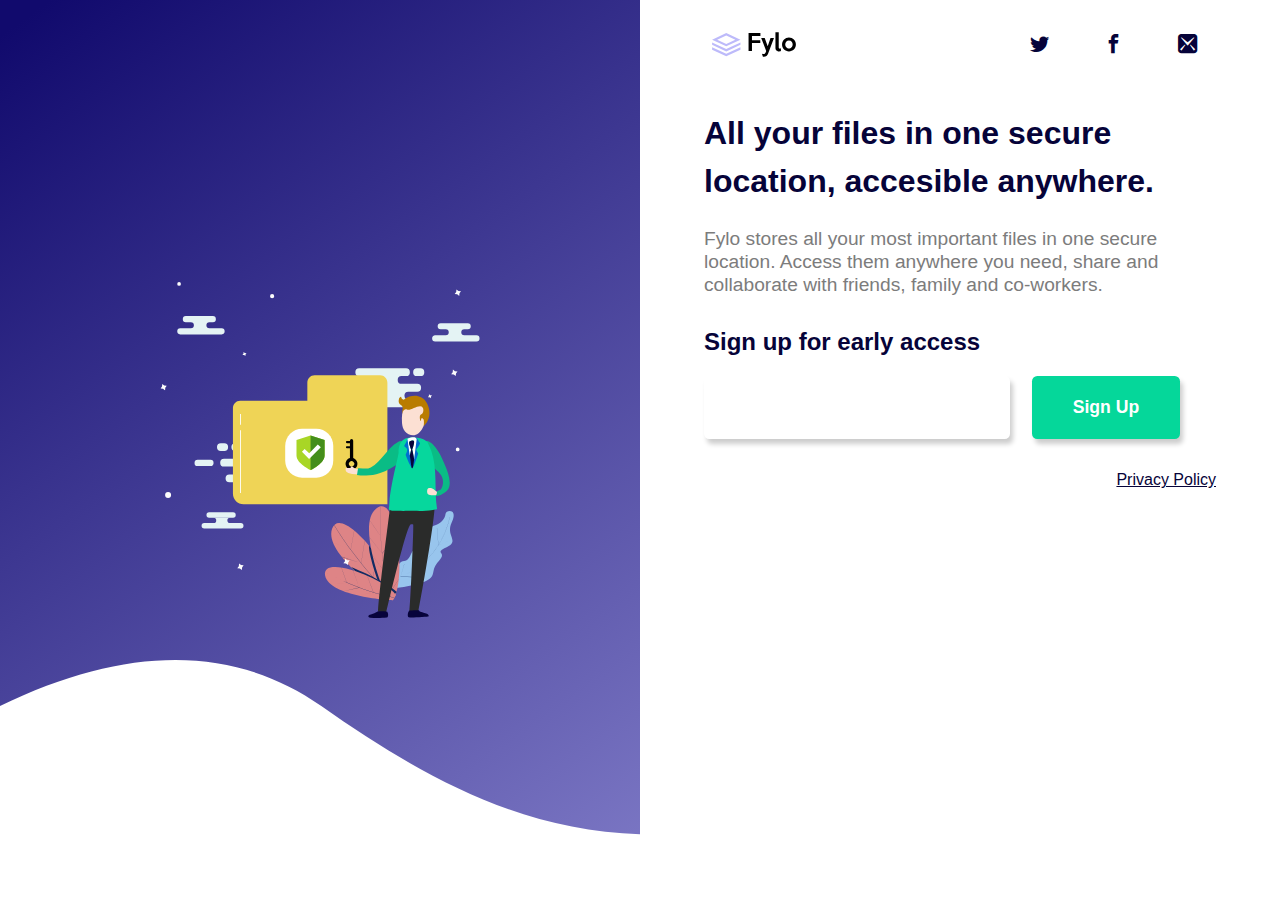
<file: index.html>
<!DOCTYPE html>
<html lang="es" dir="ltr">
  <head>
    <meta charset="utf-8">
    <title>Fylo | Landing Page 1</title>
    <!-- <link rel="stylesheet" href="fonts/icomoon/fonts/style.css"> -->
    <link rel="stylesheet" href="css/style.css">
    <meta name="viewport" content="width= device-width, initial-scale=1, user-scalable=no">
  </head>
  <body>
    <div class="hero">
      <img src="images/illustration-main.svg" class="hero-image" alt="hero-image">
    </div>
    <div class="container">
      <header class="header">
        <figure class="logo">
          <img src="images/logo.svg" class="logo-1 logo" alt="">
          <img src="images/logo2.svg" class="logo-2 logo" alt="">
        </figure>
        <div class="social-buttons">
          <a href="#" class="icon-twitter icon"></a>
          <a href="#" class="icon-facebook icon"></a>
          <a href="#" class="icon-mail3 icon"></a>
        </div>
      </header>
      <div class="center">
        <h1>All your files in one secure location, accesible anywhere.</h1>
        <p>Fylo stores all your most important files in one secure location. Access them anywhere you need, share and collaborate with friends, family and co-workers.</p>
        <div class="form">
          <h2>Sign up for early access</h2>
          <form class="" action="" method="post">
            <input type="text" class="input" name="mail" value="">
            <input type="submit" class="button" value="Sign Up">
          </form>
        </div>
      </div>
      <footer>
        <a href="#">Privacy Policy</a>
      </footer>
    </div>

  </body>
</html>
</file>
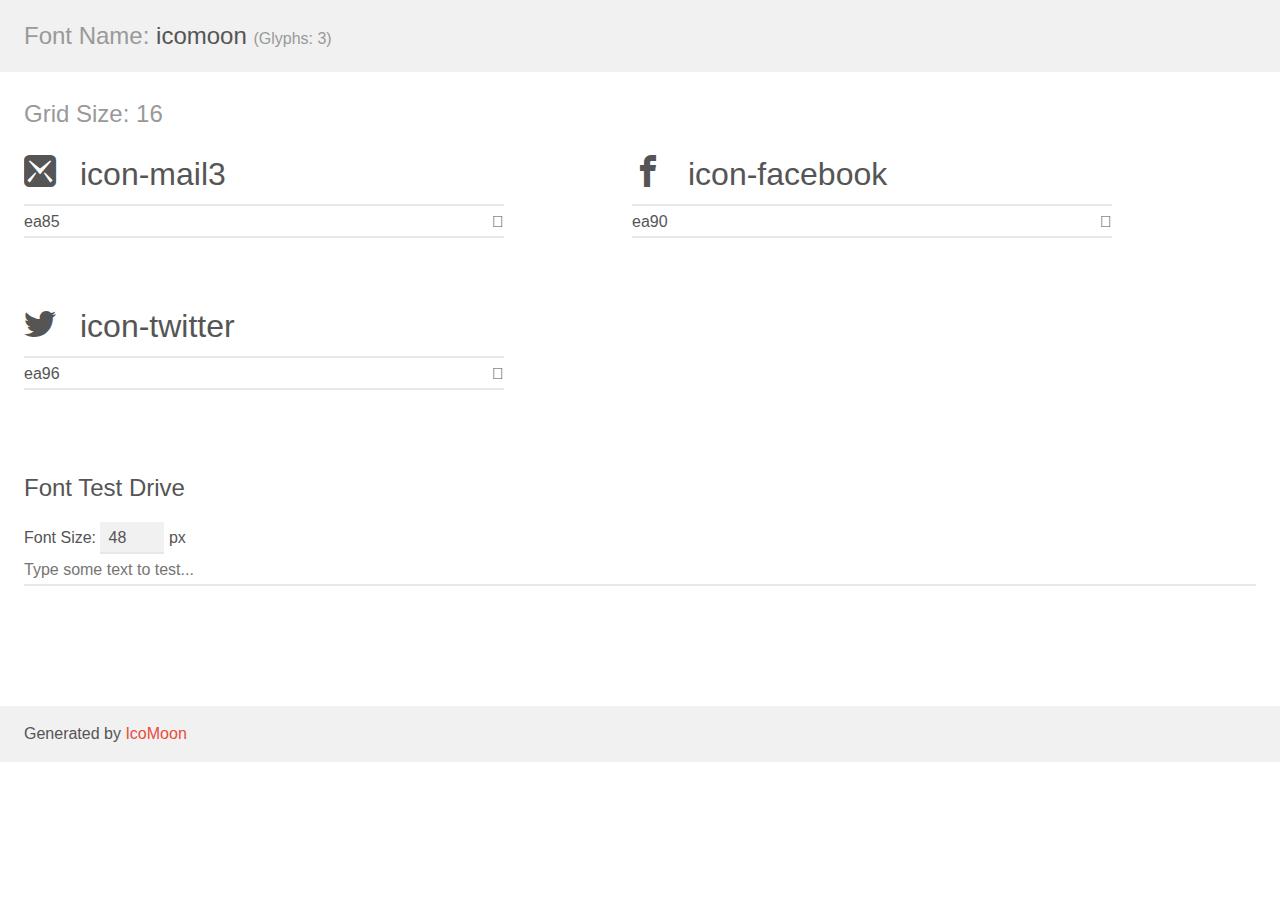
<file: fonts/icomoon/demo.html>
<!doctype html>
<html>
<head>
    <meta charset="utf-8">
    <title>IcoMoon Demo</title>
    <meta name="description" content="An Icon Font Generated By IcoMoon.io">
    <meta name="viewport" content="width=device-width, initial-scale=1">
    <link rel="stylesheet" href="demo-files/demo.css">
    <link rel="stylesheet" href="style.css"></head>
<body>
    <div class="bgc1 clearfix">
        <h1 class="mhmm mvm"><span class="fgc1">Font Name:</span> icomoon <small class="fgc1">(Glyphs:&nbsp;3)</small></h1>
    </div>
    <div class="clearfix mhl ptl">
        <h1 class="mvm mtn fgc1">Grid Size: 16</h1>
        <div class="glyph fs1">
            <div class="clearfix bshadow0 pbs">
                <span class="icon-mail3">
                
                </span>
                <span class="mls"> icon-mail3</span>
            </div>
            <fieldset class="fs0 size1of1 clearfix hidden-false">
                <input type="text" readonly value="ea85" class="unit size1of2" />
                <input type="text" maxlength="1" readonly value="&#xea85;" class="unitRight size1of2 talign-right" />
            </fieldset>
            <div class="fs0 bshadow0 clearfix hidden-true">
                <span class="unit pvs fgc1">liga: </span>
                <input type="text" readonly value="mail4, contact4" class="liga unitRight" />
            </div>
        </div>
        <div class="glyph fs1">
            <div class="clearfix bshadow0 pbs">
                <span class="icon-facebook">
                
                </span>
                <span class="mls"> icon-facebook</span>
            </div>
            <fieldset class="fs0 size1of1 clearfix hidden-false">
                <input type="text" readonly value="ea90" class="unit size1of2" />
                <input type="text" maxlength="1" readonly value="&#xea90;" class="unitRight size1of2 talign-right" />
            </fieldset>
            <div class="fs0 bshadow0 clearfix hidden-true">
                <span class="unit pvs fgc1">liga: </span>
                <input type="text" readonly value="facebook, brand10" class="liga unitRight" />
            </div>
        </div>
        <div class="glyph fs1">
            <div class="clearfix bshadow0 pbs">
                <span class="icon-twitter">
                
                </span>
                <span class="mls"> icon-twitter</span>
            </div>
            <fieldset class="fs0 size1of1 clearfix hidden-false">
                <input type="text" readonly value="ea96" class="unit size1of2" />
                <input type="text" maxlength="1" readonly value="&#xea96;" class="unitRight size1of2 talign-right" />
            </fieldset>
            <div class="fs0 bshadow0 clearfix hidden-true">
                <span class="unit pvs fgc1">liga: </span>
                <input type="text" readonly value="twitter, brand16" class="liga unitRight" />
            </div>
        </div>
    </div>

    <!--[if gt IE 8]><!-->
    <div class="mhl clearfix mbl">
        <h1>Font Test Drive</h1>
        <label>
            Font Size: <input id="fontSize" type="number" class="textbox0 mbm"
            min="8" value="48" />
            px
        </label>
        <input id="testText" type="text" class="phl size1of1 mvl"
        placeholder="Type some text to test..." value=""/>
        <div id="testDrive" class="icon-">&nbsp;
        </div>
    </div>
    <!--<![endif]-->
    <div class="bgc1 clearfix">
        <p class="mhl">Generated by <a href="https://icomoon.io/app">IcoMoon</a></p>
    </div>

    <script src="demo-files/demo.js"></script>
</body>
</html>
</file>
<file: css/style.css>
:root{
  --text:#060339;
  --text-p:#7C7C7C;
  --button:#05D79A;
}
@font-face {
  font-family: 'icomoon';
  src:  url('fonts/icomoon.eot?etah3i');
  src:  url('fonts/icomoon.eot?etah3i#iefix') format('embedded-opentype'),
    url('../fonts/icomoon.ttf') format('truetype'),
    url('../fonts/icomoon.woff') format('woff'),
    /* url('fonts/icomoon.ttf?etah3i') format('truetype'),
    url('fonts/icomoon.woff?etah3i') format('woff'), */
    url('fonts/icomoon.svg?etah3i#icomoon') format('svg');
  font-weight: normal;
  font-style: normal;
}

[class^="icon-"], [class*=" icon-"] {
  /* use !important to prevent issues with browser extensions that change fonts */
  font-family: 'icomoon' !important;
  speak: none;
  font-style: normal;
  font-weight: normal;
  font-variant: normal;
  text-transform: none;
  line-height: 1;

  /* Better Font Rendering =========== */
  -webkit-font-smoothing: antialiased;
  -moz-osx-font-smoothing: grayscale;
}

.icon-mail3:before {
  content: "\ea85";
}
.icon-facebook:before {
  content: "\ea90";
}
.icon-twitter:before {
  content: "\ea96";
}
/*==============================iconos==============================*/
 @import url('https://fonts.googleapis.com/css?family=PT+Sans');
body{
  color: var(--text);
  margin: 0;
  display: flex;
  font-family: 'PT Sans', sans-serif;
}
h1{
  line-height: 1.5em;
}
p{
  color: var(--text-p);
  font-size: 1.2em;
  line-height: 1.2em;
}
a{
  color: var(--text);
  float: right;
  margin-bottom: 1em;
}

.hero{
  display: flex;
  align-items: center;
  justify-content: center;
  position: fixed;
  background-image: url("../images/bg-intro.svg");
  background-size: 110%;
  background-repeat: no-repeat;
  height: 100vh;
  width: 50vw;
}
.hero-image{
  /* position: absolute; */
  width: 20em;
  height: 21em;
  /* right: 10vw; */
}
.container{
  display: flex;
  flex-direction: column;
  justify-content: space-between;
  margin-left: 50vw;
  width: 40vw;
  background: white;
  padding: 0 4em;
}
.header{
  padding: 1.5em 0;
  margin: 0px;
  display: flex;
  justify-content:space-between;
  align-items: center;
}
.logo{
  margin: 0px;
  height: 2.5em;
  width: 6em;
  cursor: pointer;
}
img.logo{
  width: 100%;
  height: auto;
}
.logo-2{
  display: none;
}
.social-buttons{
  width: 40%;
  display: flex;
  justify-content: space-between;
}
.social-buttons a{
  text-decoration: none;
}
.icon{
  cursor: pointer;
  font-size: 1.2em;
  margin: 0 1em;
}
.icon:hover{
  transition: .2s;
  transform: scale(1.1);
  text-shadow: 1px 1px 2px rgba(0, 0, 0, .2);
}
.form{
  margin: 2em 0;
}
.form input{
  border: none;
  border-radius: .3em;
  box-shadow: 3px 5px 5px rgba(0, 0, 0, 0.2);
  font-size: 1.1em;
  padding: 1.2em;
}
.input{
  width: 15em;
}
.button:active{
  transform: scale(.9);
}
.button{
  transition: .2s;
  padding: 1.2em 2.3em !important;
  margin-left: 1em;
  font-weight: bold;
  background-color: var(--button);
  color: white;
  cursor: pointer;
}
@media screen and (max-width: 1200px){
  .hero{
    background-size: 110vh;
  }
  form{
    display: grid;
    text-align: center;
  }
  .input{
    margin: 0;
    width: auto;
  }
  .button{
    margin: 0;
    margin-top: 1em;
  }
}
@media screen and (max-width: 767px){
  body{
    display: grid;
  }
  h1{
    font-size: 1.5em;
  }
  h2{
    font-size: 1em;
  }
  p{
    font-size: .9em;
  }
  .container{
    margin: 0;
    width: 100%;
    padding: 0 2.5em;
    box-sizing: border-box;
  }
  .header{
    position: absolute;
    top: 0;
    right: 0;
    padding: 0 2.5em;
    width: 100%;
    box-sizing: border-box;
    margin-top: 1.5em;
  }
  .logo{
    margin: 0;
  }
  .logo-1{
    display: none;
  }
  .logo-2{
    display: flex;
  }
  .icon{
    margin: 0;
    color: white;
    font-size: 1em;
  }
  .hero{
    display: flex;
    align-items: center;
    justify-content: center;
    position: relative;
    background-size: 100% 100%;
    background-position:top;
    background-repeat: no-repeat;
    width: auto;
    height: 27rem;
  }
  .hero-image{
    /* position: absolute; */
    width: 15em;
    height: 15.5em;
    /* right: auto; */
  }
  form{
    display: grid;
    text-align: center;
  }
  .input{
    margin: 0;
    width: auto;
    padding: .5em !important;
    font-size: 1em;
  }
  .button{
    margin: 0;
    margin-top: 1em;
    width: 9em;
    font-size: .8em;
  }
}
</file>
<file: fonts/icomoon/demo-files/demo.css>
body {
  padding: 0;
  margin: 0;
  font-family: sans-serif;
  font-size: 1em;
  line-height: 1.5;
  color: #555;
  background: #fff;
}
h1 {
  font-size: 1.5em;
  font-weight: normal;
}
small {
  font-size: .66666667em;
}
a {
  color: #e74c3c;
  text-decoration: none;
}
a:hover, a:focus {
  box-shadow: 0 1px #e74c3c;
}
.bshadow0, input {
  box-shadow: inset 0 -2px #e7e7e7;
}
input:hover {
  box-shadow: inset 0 -2px #ccc;
}
input, fieldset {
  font-family: sans-serif;
  font-size: 1em;
  margin: 0;
  padding: 0;
  border: 0;
}
input {
  color: inherit;
  line-height: 1.5;
  height: 1.5em;
  padding: .25em 0;
}
input:focus {
  outline: none;
  box-shadow: inset 0 -2px #449fdb;
}
.glyph {
  font-size: 16px;
  width: 15em;
  padding-bottom: 1em;
  margin-right: 4em;
  margin-bottom: 1em;
  float: left;
  overflow: hidden;
}
.liga {
  width: 80%;
  width: calc(100% - 2.5em);
}
.talign-right {
  text-align: right;
}
.talign-center {
  text-align: center;
}
.bgc1 {
  background: #f1f1f1;
}
.fgc1 {
  color: #999;
}
.fgc0 {
  color: #000;
}
p {
  margin-top: 1em;
  margin-bottom: 1em;
}
.mvm {
  margin-top: .75em;
  margin-bottom: .75em;
}
.mtn {
  margin-top: 0;
}
.mtl, .mal {
  margin-top: 1.5em;
}
.mbl, .mal {
  margin-bottom: 1.5em;
}
.mal, .mhl {
  margin-left: 1.5em;
  margin-right: 1.5em;
}
.mhmm {
  margin-left: 1em;
  margin-right: 1em;
}
.mls {
  margin-left: .25em;
}
.ptl {
  padding-top: 1.5em;
}
.pbs, .pvs {
  padding-bottom: .25em;
}
.pvs, .pts {
  padding-top: .25em;
}
.unit {
  float: left;
}
.unitRight {
  float: right;
}
.size1of2 {
  width: 50%;
}
.size1of1 {
  width: 100%;
}
.clearfix:before, .clearfix:after {
  content: " ";
  display: table;
}
.clearfix:after {
  clear: both;
}
.hidden-true {
  display: none;
}
.textbox0 {
  width: 3em;
  background: #f1f1f1;
  padding: .25em .5em;
  line-height: 1.5;
  height: 1.5em;
}
#testDrive {
  display: block;
  padding-top: 24px;
  line-height: 1.5;
}
.fs0 {
  font-size: 16px;
}
.fs1 {
  font-size: 32px;
}
</file>
<file: fonts/icomoon/style.css>
@font-face {
  font-family: 'icomoon';
  src:  url('fonts/icomoon.eot?etah3i');
  src:  url('fonts/icomoon.eot?etah3i#iefix') format('embedded-opentype'),
    url('fonts/icomoon.ttf?etah3i') format('truetype'),
    url('fonts/icomoon.woff?etah3i') format('woff'),
    url('fonts/icomoon.svg?etah3i#icomoon') format('svg');
  font-weight: normal;
  font-style: normal;
}

[class^="icon-"], [class*=" icon-"] {
  /* use !important to prevent issues with browser extensions that change fonts */
  font-family: 'icomoon' !important;
  speak: none;
  font-style: normal;
  font-weight: normal;
  font-variant: normal;
  text-transform: none;
  line-height: 1;

  /* Better Font Rendering =========== */
  -webkit-font-smoothing: antialiased;
  -moz-osx-font-smoothing: grayscale;
}

.icon-mail3:before {
  content: "\ea85";
}
.icon-facebook:before {
  content: "\ea90";
}
.icon-twitter:before {
  content: "\ea96";
}
</file>
